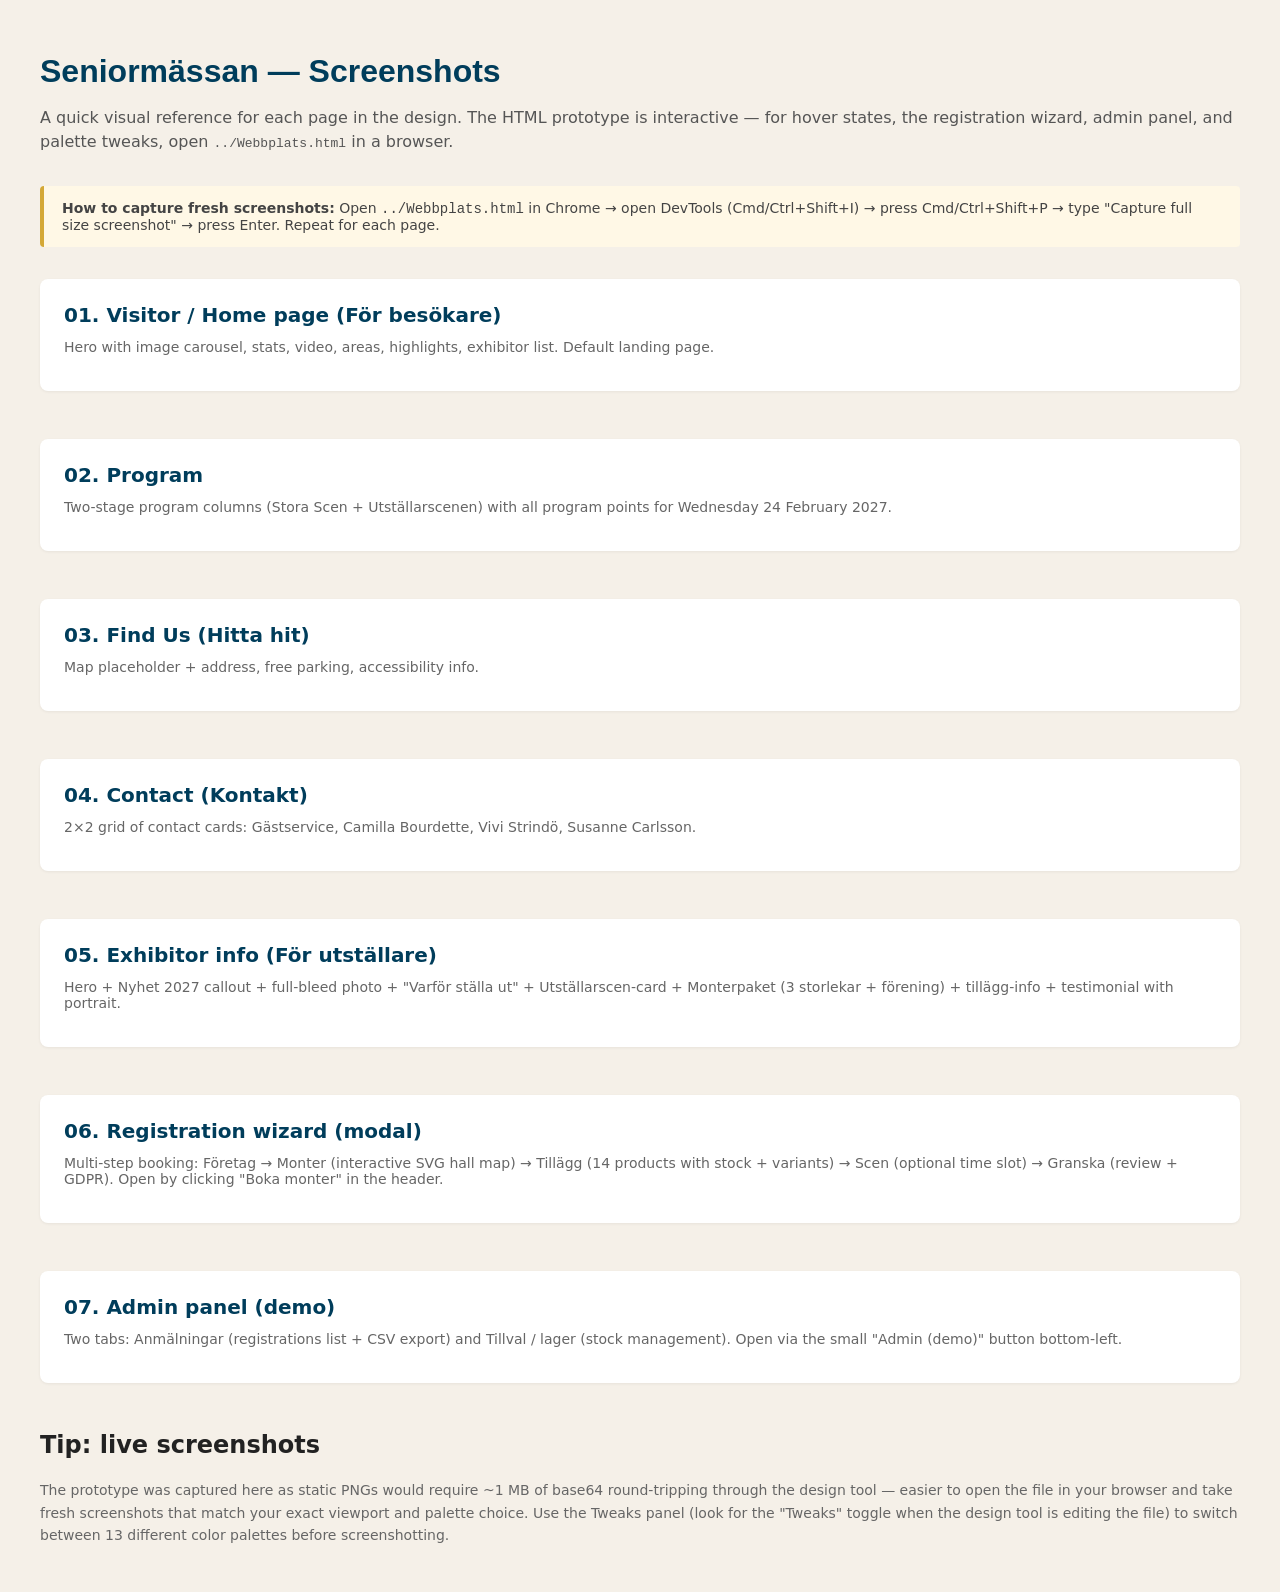
<file: design_handoff_seniormassan/screenshots/index.html>
<!doctype html>
<html><head><meta charset="utf-8"><title>Seniormässan — Screenshots</title>
<style>
body{font-family:system-ui,sans-serif;margin:0;padding:32px;background:#f5f0e8;color:#222;max-width:1200px;margin:0 auto}
h1{font-family:'Sofia Sans',sans-serif;color:#003D5B;font-size:32px;margin-bottom:8px}
.lead{color:#555;margin-bottom:32px;line-height:1.5}
.note{background:#fff8e6;border-left:4px solid #d4a836;padding:14px 18px;margin-bottom:32px;font-size:14px;color:#444;border-radius:4px}
.page{margin-bottom:48px;background:#fff;border-radius:8px;padding:24px;box-shadow:0 1px 3px rgba(0,0,0,.06)}
.page h2{margin:0 0 12px 0;font-size:20px;color:#003D5B}
.page p{color:#666;margin:0 0 12px 0;font-size:14px}
.steps{background:#fafafa;border:1px solid #eee;border-radius:6px;padding:16px 20px;font-size:14px}
.steps code{background:#eee;padding:2px 6px;border-radius:3px;font-family:monospace;font-size:13px}
</style></head>
<body>
<h1>Seniormässan — Screenshots</h1>
<p class="lead">A quick visual reference for each page in the design. The HTML prototype is interactive — for hover states, the registration wizard, admin panel, and palette tweaks, open <code>../Webbplats.html</code> in a browser.</p>

<div class="note"><strong>How to capture fresh screenshots:</strong> Open <code>../Webbplats.html</code> in Chrome → open DevTools (Cmd/Ctrl+Shift+I) → press Cmd/Ctrl+Shift+P → type "Capture full size screenshot" → press Enter. Repeat for each page.</div>

<div class="page"><h2>01. Visitor / Home page (För besökare)</h2><p>Hero with image carousel, stats, video, areas, highlights, exhibitor list. Default landing page.</p></div>
<div class="page"><h2>02. Program</h2><p>Two-stage program columns (Stora Scen + Utställarscenen) with all program points for Wednesday 24 February 2027.</p></div>
<div class="page"><h2>03. Find Us (Hitta hit)</h2><p>Map placeholder + address, free parking, accessibility info.</p></div>
<div class="page"><h2>04. Contact (Kontakt)</h2><p>2×2 grid of contact cards: Gästservice, Camilla Bourdette, Vivi Strindö, Susanne Carlsson.</p></div>
<div class="page"><h2>05. Exhibitor info (För utställare)</h2><p>Hero + Nyhet 2027 callout + full-bleed photo + "Varför ställa ut" + Utställarscen-card + Monterpaket (3 storlekar + förening) + tillägg-info + testimonial with portrait.</p></div>
<div class="page"><h2>06. Registration wizard (modal)</h2><p>Multi-step booking: Företag → Monter (interactive SVG hall map) → Tillägg (14 products with stock + variants) → Scen (optional time slot) → Granska (review + GDPR). Open by clicking "Boka monter" in the header.</p></div>
<div class="page"><h2>07. Admin panel (demo)</h2><p>Two tabs: Anmälningar (registrations list + CSV export) and Tillval / lager (stock management). Open via the small "Admin (demo)" button bottom-left.</p></div>

<h2 style="margin-top:48px">Tip: live screenshots</h2>
<p style="color:#666;font-size:14px;line-height:1.6">The prototype was captured here as static PNGs would require ~1 MB of base64 round-tripping through the design tool — easier to open the file in your browser and take fresh screenshots that match your exact viewport and palette choice. Use the Tweaks panel (look for the "Tweaks" toggle when the design tool is editing the file) to switch between 13 different color palettes before screenshotting.</p>
</body></html>
</file>
